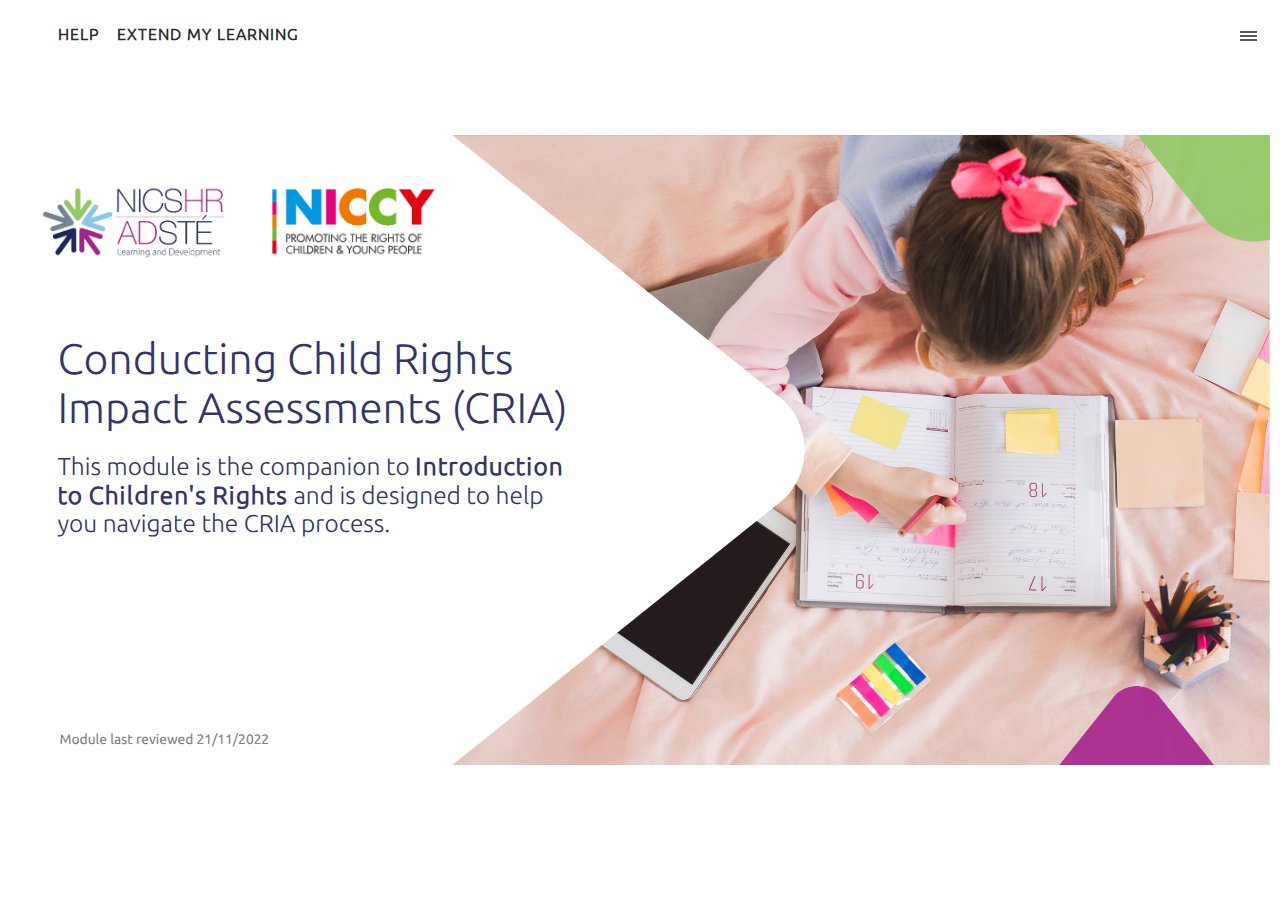
<file: index.html>
﻿<!doctype html>
<html lang="en-US">
<head>
  <meta charset="utf-8">
  <!-- Created using Storyline 360 - http://www.articulate.com  -->
  <!-- version: 3.67.28569.0 -->
  <title>Conducting Child Rights Assessment</title>
  <meta http-equiv="x-ua-compatible" content="IE=edge"/>
  <meta name="viewport" content="width=device-width,initial-scale=1,user-scalable=no,shrink-to-fit=no,minimal-ui"/>
  <meta name="apple-mobile-web-app-capable" content="yes"/>
  <style>
    html, body { height: 100%; padding: 0; margin: 0 }
    #app { height: 100%; width: 100%; }
  </style>

  <script>
    window.DS = {};
    window.globals = {
      DATA_PATH_BASE: '',
      HAS_FRAME: true,
      HAS_SLIDE: true,

      lmsPresent: false,
      tinCanPresent: false,
      cmi5Present: false,
      aoSupport: false,
      scale: 'noscale',
      captureRc: false,
      browserSize: 'optimal',
      bgColor: '#FFFFFF',
      features: 'AccessibleVideo,FullScreenToggle,IE11Warning,InsertSvgPicture,LayerPresentAsDialog,MultipleQuizTracking,QuestionCorrectVariable,UpdatedThemeEditor',
      themeName: 'unified',
      preloaderColor: '#8C8C8C',
      suppressAnalytics: false,
      productChannel: 'stable',
      publishSource: 'storyline',
      aid: 'aid|7f48bded-c399-4fcb-8bf1-f8b2cf1848f2',
      cid: '375b16aa-fe9b-40db-86de-f642a8b9adee',
      playerVersion: '3.67.28569.0',
      publishTimestamp: '2022-11-30T20:24:49.3928967Z',
      maxIosVideoElements: 10,
      connectionSettings: { },

      
      parseParams: function(qs) {
        if (window.globals.parsedParams != null) {
          return window.globals.parsedParams;
        }
        qs = (qs || window.location.search.substr(1)).split('+').join(' ');
        var params = {},
            tokens,
            re = /[?&]?([^=]+)=([^&]*)/g;

        while (tokens = re.exec(qs)) {
          params[decodeURIComponent(tokens[1]).trim()] =
            decodeURIComponent(tokens[2]).trim();
        }
        window.globals.parsedParams = params;
        return params;
      }

    };
  </script>
  <script>
    var isIe11 = ('ActiveXObject' in window || window.MSBlobBuilder != null)
      && window.msCrypto != null && !window.ActiveXObject;
    if (isIe11 && window.globals.features.indexOf('IE11Warning') != -1) {
      window.globals.unsupportedBrowser = true;
      document.write(atob('[base64]'));
    }
  </script>
  
  <script>window.THREE = { };</script>
  
</head>
<body style="background: #FFFFFF" class="cs-HTML theme-unified">
  <!-- 360 -->
  <script>!function(e){var i=/iPhone/i,o=/iPod/i,n=/iPad/i,t=/(?=.*\bAndroid\b)(?=.*\bMobile\b)/i,d=/Android/i,s=/(?=.*\bAndroid\b)(?=.*\bSD4930UR\b)/i,b=/(?=.*\bAndroid\b)(?=.*\b(?:KFOT|KFTT|KFJWI|KFJWA|KFSOWI|KFTHWI|KFTHWA|KFAPWI|KFAPWA|KFARWI|KFASWI|KFSAWI|KFSAWA)\b)/i,r=/IEMobile/i,h=/(?=.*\bWindows\b)(?=.*\bARM\b)/i,a=/BlackBerry/i,l=/BB10/i,p=/Opera Mini/i,f=/(CriOS|Chrome)(?=.*\bMobile\b)/i,u=/(?=.*\bFirefox\b)(?=.*\bMobile\b)/i,c=new RegExp("(?:Nexus 7|BNTV250|Kindle Fire|Silk|GT-P1000)","i"),w=function(e,i){return e.test(i)},A=function(e){var A=e||navigator.userAgent,v=A.split("[FBAN");if(void 0!==v[1]&&(A=v[0]),this.apple={phone:w(i,A),ipod:w(o,A),tablet:!w(i,A)&&w(n,A),device:w(i,A)||w(o,A)||w(n,A)},this.amazon={phone:w(s,A),tablet:!w(s,A)&&w(b,A),device:w(s,A)||w(b,A)},this.android={phone:w(s,A)||w(t,A),tablet:!w(s,A)&&!w(t,A)&&(w(b,A)||w(d,A)),device:w(s,A)||w(b,A)||w(t,A)||w(d,A)},this.windows={phone:w(r,A),tablet:w(h,A),device:w(r,A)||w(h,A)},this.other={blackberry:w(a,A),blackberry10:w(l,A),opera:w(p,A),firefox:w(u,A),chrome:w(f,A),device:w(a,A)||w(l,A)||w(p,A)||w(u,A)||w(f,A)},this.seven_inch=w(c,A),this.any=this.apple.device||this.android.device||this.windows.device||this.other.device||this.seven_inch,this.phone=this.apple.phone||this.android.phone||this.windows.phone,this.tablet=this.apple.tablet||this.android.tablet||this.windows.tablet,"undefined"==typeof window)return this},v=function(){var e=new A;return e.Class=A,e};"undefined"!=typeof module&&module.exports&&"undefined"==typeof window?module.exports=A:"undefined"!=typeof module&&module.exports&&"undefined"!=typeof window?module.exports=v():"function"==typeof define&&define.amd?define("isMobile",[],e.isMobile=v()):e.isMobile=v()}(this);
    window.isMobile.apple.tablet = window.isMobile.apple.tablet ||
      (navigator.platform === 'MacIntel' && navigator.maxTouchPoints > 1);
    window.isMobile.apple.device = window.isMobile.apple.device || window.isMobile.apple.tablet;
    window.isMobile.tablet = window.isMobile.tablet || window.isMobile.apple.tablet;
    window.isMobile.any = window.isMobile.any || window.isMobile.apple.tablet;
  </script>

  <div id="focus-sink" tabindex="-1"></div>

  <div id="preso"></div>
  <script>
    (function() {

      var classTypes = [ 'desktop', 'mobile', 'phone', 'tablet' ];

      var addDeviceClasses = function(prefix, testObj) {
        var curr, i;
        for (i = 0; i < classTypes.length; i++) {
          curr = classTypes[i];
          if (testObj[curr]) {
            document.body.classList.add(prefix + curr);
          }
        }
      };

      var params = window.globals.parseParams(),
          isDevicePreview = params.devicepreview === '1',
          isPhoneOverride = params.deviceType === 'phone' || (isDevicePreview && params.phone == '1'),
          isTabletOverride = (params.deviceType === 'tablet' || isDevicePreview) && !isPhoneOverride,
          isMobileOverride = isPhoneOverride || isTabletOverride;

      var deviceView = {
        desktop: !window.isMobile.any && !isMobileOverride,
        mobile: window.isMobile.any || isMobileOverride,
        phone: isPhoneOverride || (window.isMobile.phone && !isTabletOverride),
        tablet: isTabletOverride || window.isMobile.tablet
      };

      window.globals.deviceView = deviceView;
      window.isMobile.desktop = !window.isMobile.any;
      window.isMobile.mobile = window.isMobile.any;

      addDeviceClasses('view-', deviceView);

    })();
  </script>
  
  <script src='story_content/user.js' type=text/javascript></script>
  <div class="slide-loader"></div>

  <script>
    var doc = document, loader = doc.body.querySelector('.slide-loader'); [ 1, 2, 3 ].forEach(function(n) { var d = doc.createElement('div'); d.style.backgroundColor = window.globals.preloaderColor; d.classList.add('mobile-loader-dot'); d.classList.add('dot' + n); loader.appendChild(d); });
  </script>

  <div class="mobile-load-title-overlay" style="display: none">
    <div class="mobile-load-title">Conducting Child Rights Assessment</div>
  </div>

  <div class="mobile-chrome-warning"></div>

  
<style>
  .warn-connection-dialog {
    display: none;
    background: transparent;
    pointer-events: none;
    position: fixed;
    left: 0;
    top: 0;
    width: 100%;
    height: 100%;
    z-index: 999;
  }

  .warn-connection-content {
    border-radius: 4px;
    background: white;
    border: 1px solid #E7E7E7;
    color: #333333;
    box-shadow: 0 2px 4px rgba(0, 0, 0, 0.25);
    transition: all 150ms ease-out;
    position: absolute;
    white-space: nowrap;
  }

  .view-phone.is-landscape .warn-connection-content {
    left: 23px;
    bottom: 23px;
  }

  .view-tablet.is-landscape .warn-connection-content {
    left: 50%;
    top: 20px;
    transform: translateX(-50%);
  }

  .is-portrait .warn-connection-content {
    transform: translate(-50%, calc(-100% - 15px));
  }

  .warn-connection-content p {
    display: inline-block;
    margin: 0 8px 0 0;
    line-height: 33px;
    font-size: 11px;
  }

  .warn-connection-content svg {
    position: relative;
    vertical-align: middle;
    margin: 0 2px 2px 8px;
  }

  .view-desktop .warn-connection-content {
    left: 1.5em;
    bottom: 1.5em;
  }

  .view-desktop .warn-connection-content p {
    font-size: 1.1em;
  }

  .is-offline .warn-connection-dialog {
    display: block;
  }

  .is-offline .cs-panel * {
    pointer-events: none !important;
  }

  .is-offline .cs-panel {
    pointer-events: all !important;
  }

  .is-offline #nav-controls * {
    pointer-events: none !important;
  }

  .is-offline #nav-controls {
    pointer-events: all !important;
  }
</style>

<div class="warn-connection-dialog">
  <div class="warn-connection-content">
    <svg width="17" height="15" viewBox="0 0 17 15" xmlns="http://www.w3.org/2000/svg">
      <path fill="#8F0000" stroke="white" d="M16.07,12.98 L15.88,12.23 L9.51,1.21 C8.97,0.26,7.6,0.26,7.06,1.21 L0.69,12.23 C0.15,13.16,0.81,14.36,1.91,14.36 H14.65 C15.47,14.36,16.05,13.7,16.07,12.98 Z"/>
      <path fill="white" stroke="white" d="M8.58,5.5 C8.35,5.28,8.5,5.35,8.21,5.32 C8.09,5.35,7.97,5.49,7.96,5.67 C7.97,5.79,7.98,5.92,7.98,6.04 L7.98,6.04 C7.99,6.17,8,6.31,8.01,6.43 L8.01,6.44 C8.03,6.92,8.06,7.41,8.09,7.9 L8.09,7.9 C8.12,8.39,8.14,8.88,8.17,9.37 C8.17,9.39,8.18,9.42,8.2,9.44 C8.23,9.46,8.25,9.47,8.28,9.47 C8.31,9.47,8.34,9.46,8.35,9.44 C8.37,9.43,8.38,9.4,8.39,9.35 L8.39,9.34 C8.39,9.24,8.4,9.15,8.4,9.05 L8.4,9.05 C8.41,8.96,8.41,8.86,8.42,8.75 C8.43,8.44,8.45,8.12,8.47,7.81 L8.47,7.81 C8.49,7.49,8.51,7.18,8.53,6.87 C8.55,6.46,8.56,6.05,8.59,5.64 L8.6,5.62 C8.6,5.57,8.59,5.53,8.58,5.5 L8.21,5.32 Z"/>
      <circle fill="white" stroke="white" cx="8.3" cy="11.35" r="0.3"/>
    </svg>
    <p>You are offline. Trying to reconnect...</p>
  </div>
</div>

<script>
  (function() {
    window.DS.connection = {
      warningShown: false,
      assets: {},
      loadingAssetGroup: false,
      retryDelay: 500
    };

    // @TODO this is POC code and can be cleaned up a bit more if we move forward
    // with the feature



    // The `window.globals.features` variable must be set in `webpack.dev.config` when testing locally - it is not enough
    // to have it in the data - but it must be set there as well.
    var useConnectionMessages = window.AbortController != null &&
      window.location.protocol != 'file:' &&
      window.globals.features.indexOf('ConnectionMessages') != -1;

    window.DS.connection.useConnectionMessages = useConnectionMessages

    var assetCount = 0;
    var checkLoadedId;
    var connectionSettings = window.globals.connectionSettings;

    if (useConnectionMessages && connectionSettings != null) {
      var contentEl = document.querySelector('.warn-connection-content');
      var messageEl = contentEl.querySelector('p')

      if (connectionSettings.useDarkTheme) {
        contentEl.style.borderColor = '#BABBBA';
        contentEl.style.backgroundColor = '#282828';
        contentEl.style.color = '#FFFFFF';
      }

      if (connectionSettings.message != null) {
        messageEl.textContent = window.decodeURIComponent(connectionSettings.message);
      }
    }

    function checkAssetsReady() {
      for (var i in DS.connection.assets) {
        if (!DS.connection.assets[i].success) {
          return false;
        }
      }
      return true;
    }

    function stopAssetGroup() {
      if (!useConnectionMessages) { return; }

      assetCount = 0;

      DS.connection.oldAssetGroup = DS.connection.assets;
      DS.connection.assets = {};
      DS.connection.loadingAssetGroup = false;
      clearInterval(checkLoadedId);
    }

    function startAssetGroup() {
      if (!useConnectionMessages) { return; }
      var ticks = 0;
      clearInterval(checkLoadedId);
      checkLoadedId = setInterval(function() {
        var loaded = 0;
        if (assetCount === 0 && loaded === 0) {
          clearInterval(checkLoadedId);
          return;
        }

        for (var i in DS.connection.assets) {
          if (DS.connection.assets[i].success) {
            loaded++;
          }
        }

        if (assetCount === loaded && checkAssetsReady()) {
          for (var i in DS.connection.assets) {
            if (DS.connection.assets[i].action) {
              DS.connection.assets[i].action();
            }
          }
          hideWarning();
          stopAssetGroup();
        }
      }, 100)
    }

    function requiredAsset(url, action, retry, type) {
      if (!useConnectionMessages) { return; }
      if (DS.connection.assets[url]) { return; }

      DS.connection.assets[url] = {
        success: false, action: action, retry: retry, type: type
      };
      assetCount = Object.keys(DS.connection.assets).length;
      if (!DS.connection.loadingAssetGroup) {
        startAssetGroup();
      }
      DS.connection.loadingAssetGroup = true;
    }

    function assetLoaded(url) {
      if (!useConnectionMessages) { return; }
      if (DS.connection.assets[url]) {
        DS.connection.assets[url].success = true;
      }
    }

    function assetFailed(url) {
      if (!useConnectionMessages) { return; }
      if (!DS.connection.assets[url]) {
        if (/\.js$/.test(url)) {
          setTimeout(function() {
            if (DS.connection.lastSlideLoaded != null) {
              DS.connection.lastSlideLoaded();
            }
          }, DS.connection.retryDelay);
        }
        return;
      }
      if (!DS.connection.warningShown) { showWarning(); }
      if (DS.connection.assets[url].retry) {
        setTimeout(function() {
          if (!DS.connection.assets[url].success) {
            DS.connection.assets[url].retry()
          }
        }, DS.connection.retryDelay);
      }
    }

    function hideWarning() {
      document.body.classList.remove('is-offline');
      DS.connection.warningShown = false;
    }
    DS.connection.hideWarning = hideWarning

    function showWarning(btn) {
      document.body.classList.add('is-offline')
      DS.connection.warningShown = true;
      updateWarningPosition();
    }

    function updateWarningPosition() {
      if (!DS.connection.warningShown) {
        return;
      }

      var isPortrait = document.body.classList.contains('is-portrait');
      var warningEl = document.querySelector('.warn-connection-content');

      if (isPortrait) {
        var slide = document.querySelector('.primary-slide');
        var slideRect = slide.getBoundingClientRect();

        warningEl.style.top = `${slideRect.top}px`
        warningEl.style.left = `${slideRect.left + slideRect.width / 2}px`
      } else {
        warningEl.style.top = null;
        warningEl.style.left = null;
      }

      window.requestAnimationFrame(updateWarningPosition);
    }

    // these will all be noops if the feature flag isn't set in
    // the data and `window.globals.features`
    DS.connection.requiredAsset = requiredAsset;
    DS.connection.assetLoaded = assetLoaded;
    DS.connection.assetFailed = assetFailed;
    DS.connection.stopAssetGroup = stopAssetGroup;
    DS.connection.startAssetGroup = startAssetGroup;
  })();
</script>


  <script>
    
    if (window.autoSpider && window.vInterfaceObject) {
      document.querySelector('.mobile-load-title-overlay').style.display = 'none';
    }
  </script>

  

  <link rel="stylesheet" href="html5/data/css/output.min.css" data-noprefix/>
</body>
<script src="html5/lib/scripts/bootstrapper.min.js"></script>
</html>
</file>
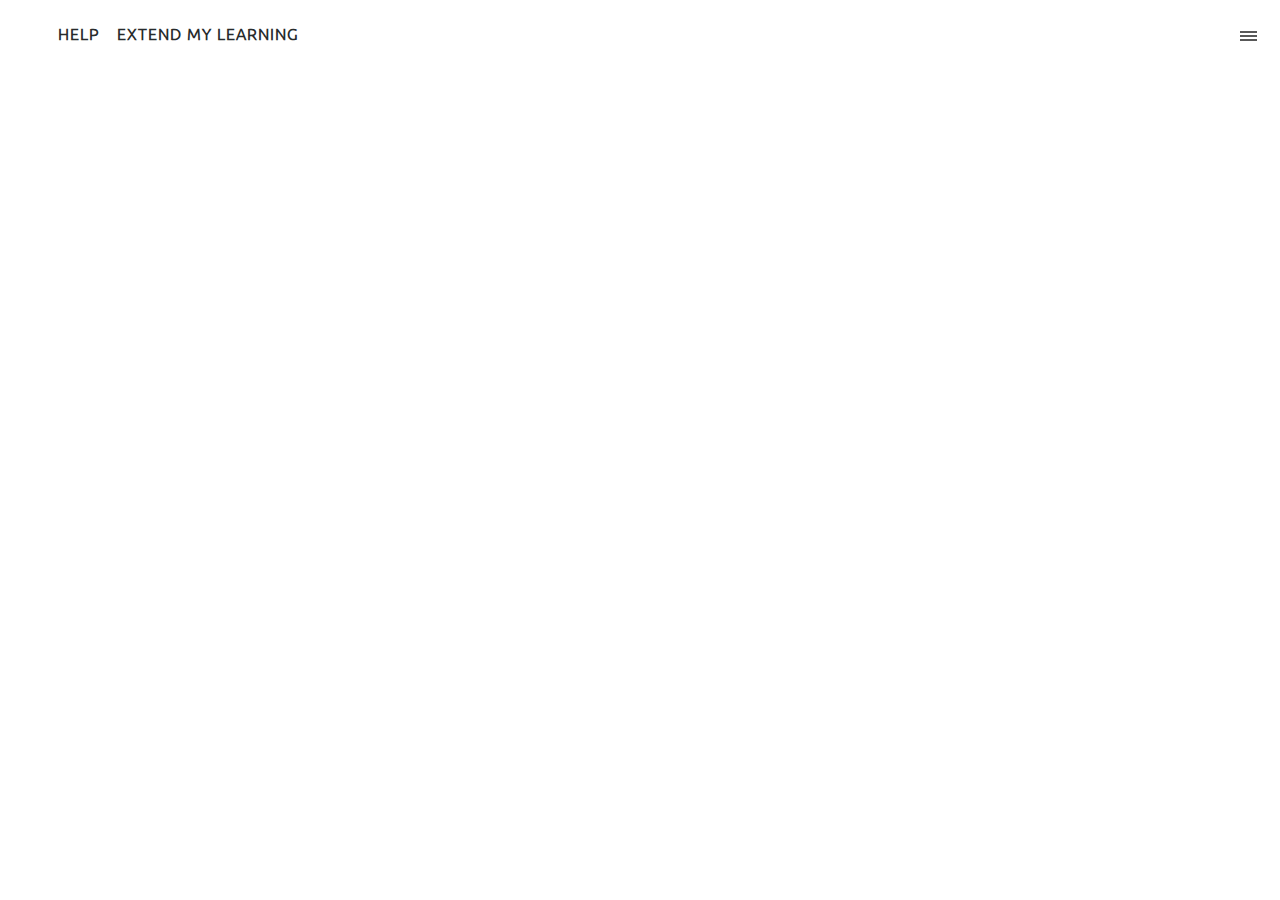
<file: index_lms.html>
<!doctype html>
<html lang="en-US">
<head>
  <meta charset="utf-8">
  <!-- Created using Storyline 360 - http://www.articulate.com  -->
  <!-- version: 3.67.28569.0 -->
  <title>Conducting Child Rights Assessment</title>
  <meta http-equiv="x-ua-compatible" content="IE=edge"/>
  <meta name="viewport" content="width=device-width,initial-scale=1,user-scalable=no,shrink-to-fit=no,minimal-ui"/>
  <meta name="apple-mobile-web-app-capable" content="yes"/>
  <style>
    html, body { height: 100%; padding: 0; margin: 0 }
    #app { height: 100%; width: 100%; }
  </style>

  <script>
    window.DS = {};
    window.globals = {
      DATA_PATH_BASE: '',
      HAS_FRAME: true,
      HAS_SLIDE: true,

      lmsPresent: true,
      tinCanPresent: false,
      cmi5Present: false,
      aoSupport: false,
      scale: 'noscale',
      captureRc: false,
      browserSize: 'optimal',
      bgColor: '#FFFFFF',
      features: 'AccessibleVideo,FullScreenToggle,IE11Warning,InsertSvgPicture,LayerPresentAsDialog,MultipleQuizTracking,QuestionCorrectVariable,UpdatedThemeEditor',
      themeName: 'unified',
      preloaderColor: '#8C8C8C',
      suppressAnalytics: false,
      productChannel: 'stable',
      publishSource: 'storyline',
      aid: 'aid|7f48bded-c399-4fcb-8bf1-f8b2cf1848f2',
      cid: '375b16aa-fe9b-40db-86de-f642a8b9adee',
      playerVersion: '3.67.28569.0',
      publishTimestamp: '2022-11-30T20:24:49.5629128Z',
      maxIosVideoElements: 10,
      connectionSettings: { },

      
      parseParams: function(qs) {
        if (window.globals.parsedParams != null) {
          return window.globals.parsedParams;
        }
        qs = (qs || window.location.search.substr(1)).split('+').join(' ');
        var params = {},
            tokens,
            re = /[?&]?([^=]+)=([^&]*)/g;

        while (tokens = re.exec(qs)) {
          params[decodeURIComponent(tokens[1]).trim()] =
            decodeURIComponent(tokens[2]).trim();
        }
        window.globals.parsedParams = params;
        return params;
      }

    };
  </script>
  <script>
    var isIe11 = ('ActiveXObject' in window || window.MSBlobBuilder != null)
      && window.msCrypto != null && !window.ActiveXObject;
    if (isIe11 && window.globals.features.indexOf('IE11Warning') != -1) {
      window.globals.unsupportedBrowser = true;
      document.write(atob('[base64]'));
    }
  </script>
  <script src="lms/scormdriver.js" charset="utf-8"></script>
  <script>window.THREE = { };</script>
  
</head>
<body style="background: #FFFFFF" class="cs-HTML theme-unified">
  <!-- 360 -->
  <script>!function(e){var i=/iPhone/i,o=/iPod/i,n=/iPad/i,t=/(?=.*\bAndroid\b)(?=.*\bMobile\b)/i,d=/Android/i,s=/(?=.*\bAndroid\b)(?=.*\bSD4930UR\b)/i,b=/(?=.*\bAndroid\b)(?=.*\b(?:KFOT|KFTT|KFJWI|KFJWA|KFSOWI|KFTHWI|KFTHWA|KFAPWI|KFAPWA|KFARWI|KFASWI|KFSAWI|KFSAWA)\b)/i,r=/IEMobile/i,h=/(?=.*\bWindows\b)(?=.*\bARM\b)/i,a=/BlackBerry/i,l=/BB10/i,p=/Opera Mini/i,f=/(CriOS|Chrome)(?=.*\bMobile\b)/i,u=/(?=.*\bFirefox\b)(?=.*\bMobile\b)/i,c=new RegExp("(?:Nexus 7|BNTV250|Kindle Fire|Silk|GT-P1000)","i"),w=function(e,i){return e.test(i)},A=function(e){var A=e||navigator.userAgent,v=A.split("[FBAN");if(void 0!==v[1]&&(A=v[0]),this.apple={phone:w(i,A),ipod:w(o,A),tablet:!w(i,A)&&w(n,A),device:w(i,A)||w(o,A)||w(n,A)},this.amazon={phone:w(s,A),tablet:!w(s,A)&&w(b,A),device:w(s,A)||w(b,A)},this.android={phone:w(s,A)||w(t,A),tablet:!w(s,A)&&!w(t,A)&&(w(b,A)||w(d,A)),device:w(s,A)||w(b,A)||w(t,A)||w(d,A)},this.windows={phone:w(r,A),tablet:w(h,A),device:w(r,A)||w(h,A)},this.other={blackberry:w(a,A),blackberry10:w(l,A),opera:w(p,A),firefox:w(u,A),chrome:w(f,A),device:w(a,A)||w(l,A)||w(p,A)||w(u,A)||w(f,A)},this.seven_inch=w(c,A),this.any=this.apple.device||this.android.device||this.windows.device||this.other.device||this.seven_inch,this.phone=this.apple.phone||this.android.phone||this.windows.phone,this.tablet=this.apple.tablet||this.android.tablet||this.windows.tablet,"undefined"==typeof window)return this},v=function(){var e=new A;return e.Class=A,e};"undefined"!=typeof module&&module.exports&&"undefined"==typeof window?module.exports=A:"undefined"!=typeof module&&module.exports&&"undefined"!=typeof window?module.exports=v():"function"==typeof define&&define.amd?define("isMobile",[],e.isMobile=v()):e.isMobile=v()}(this);
    window.isMobile.apple.tablet = window.isMobile.apple.tablet ||
      (navigator.platform === 'MacIntel' && navigator.maxTouchPoints > 1);
    window.isMobile.apple.device = window.isMobile.apple.device || window.isMobile.apple.tablet;
    window.isMobile.tablet = window.isMobile.tablet || window.isMobile.apple.tablet;
    window.isMobile.any = window.isMobile.any || window.isMobile.apple.tablet;
  </script>

  <div id="focus-sink" tabindex="-1"></div>

  <div id="preso"></div>
  <script>
    (function() {

      var classTypes = [ 'desktop', 'mobile', 'phone', 'tablet' ];

      var addDeviceClasses = function(prefix, testObj) {
        var curr, i;
        for (i = 0; i < classTypes.length; i++) {
          curr = classTypes[i];
          if (testObj[curr]) {
            document.body.classList.add(prefix + curr);
          }
        }
      };

      var params = window.globals.parseParams(),
          isDevicePreview = params.devicepreview === '1',
          isPhoneOverride = params.deviceType === 'phone' || (isDevicePreview && params.phone == '1'),
          isTabletOverride = (params.deviceType === 'tablet' || isDevicePreview) && !isPhoneOverride,
          isMobileOverride = isPhoneOverride || isTabletOverride;

      var deviceView = {
        desktop: !window.isMobile.any && !isMobileOverride,
        mobile: window.isMobile.any || isMobileOverride,
        phone: isPhoneOverride || (window.isMobile.phone && !isTabletOverride),
        tablet: isTabletOverride || window.isMobile.tablet
      };

      window.globals.deviceView = deviceView;
      window.isMobile.desktop = !window.isMobile.any;
      window.isMobile.mobile = window.isMobile.any;

      addDeviceClasses('view-', deviceView);

    })();
  </script>
  
  <script src='story_content/user.js' type=text/javascript></script>
  <div class="slide-loader"></div>

  <script>
    var doc = document, loader = doc.body.querySelector('.slide-loader'); [ 1, 2, 3 ].forEach(function(n) { var d = doc.createElement('div'); d.style.backgroundColor = window.globals.preloaderColor; d.classList.add('mobile-loader-dot'); d.classList.add('dot' + n); loader.appendChild(d); });
  </script>

  <div class="mobile-load-title-overlay" style="display: none">
    <div class="mobile-load-title">Conducting Child Rights Assessment</div>
  </div>

  <div class="mobile-chrome-warning"></div>

  
<style>
  .warn-connection-dialog {
    display: none;
    background: transparent;
    pointer-events: none;
    position: fixed;
    left: 0;
    top: 0;
    width: 100%;
    height: 100%;
    z-index: 999;
  }

  .warn-connection-content {
    border-radius: 4px;
    background: white;
    border: 1px solid #E7E7E7;
    color: #333333;
    box-shadow: 0 2px 4px rgba(0, 0, 0, 0.25);
    transition: all 150ms ease-out;
    position: absolute;
    white-space: nowrap;
  }

  .view-phone.is-landscape .warn-connection-content {
    left: 23px;
    bottom: 23px;
  }

  .view-tablet.is-landscape .warn-connection-content {
    left: 50%;
    top: 20px;
    transform: translateX(-50%);
  }

  .is-portrait .warn-connection-content {
    transform: translate(-50%, calc(-100% - 15px));
  }

  .warn-connection-content p {
    display: inline-block;
    margin: 0 8px 0 0;
    line-height: 33px;
    font-size: 11px;
  }

  .warn-connection-content svg {
    position: relative;
    vertical-align: middle;
    margin: 0 2px 2px 8px;
  }

  .view-desktop .warn-connection-content {
    left: 1.5em;
    bottom: 1.5em;
  }

  .view-desktop .warn-connection-content p {
    font-size: 1.1em;
  }

  .is-offline .warn-connection-dialog {
    display: block;
  }

  .is-offline .cs-panel * {
    pointer-events: none !important;
  }

  .is-offline .cs-panel {
    pointer-events: all !important;
  }

  .is-offline #nav-controls * {
    pointer-events: none !important;
  }

  .is-offline #nav-controls {
    pointer-events: all !important;
  }
</style>

<div class="warn-connection-dialog">
  <div class="warn-connection-content">
    <svg width="17" height="15" viewBox="0 0 17 15" xmlns="http://www.w3.org/2000/svg">
      <path fill="#8F0000" stroke="white" d="M16.07,12.98 L15.88,12.23 L9.51,1.21 C8.97,0.26,7.6,0.26,7.06,1.21 L0.69,12.23 C0.15,13.16,0.81,14.36,1.91,14.36 H14.65 C15.47,14.36,16.05,13.7,16.07,12.98 Z"/>
      <path fill="white" stroke="white" d="M8.58,5.5 C8.35,5.28,8.5,5.35,8.21,5.32 C8.09,5.35,7.97,5.49,7.96,5.67 C7.97,5.79,7.98,5.92,7.98,6.04 L7.98,6.04 C7.99,6.17,8,6.31,8.01,6.43 L8.01,6.44 C8.03,6.92,8.06,7.41,8.09,7.9 L8.09,7.9 C8.12,8.39,8.14,8.88,8.17,9.37 C8.17,9.39,8.18,9.42,8.2,9.44 C8.23,9.46,8.25,9.47,8.28,9.47 C8.31,9.47,8.34,9.46,8.35,9.44 C8.37,9.43,8.38,9.4,8.39,9.35 L8.39,9.34 C8.39,9.24,8.4,9.15,8.4,9.05 L8.4,9.05 C8.41,8.96,8.41,8.86,8.42,8.75 C8.43,8.44,8.45,8.12,8.47,7.81 L8.47,7.81 C8.49,7.49,8.51,7.18,8.53,6.87 C8.55,6.46,8.56,6.05,8.59,5.64 L8.6,5.62 C8.6,5.57,8.59,5.53,8.58,5.5 L8.21,5.32 Z"/>
      <circle fill="white" stroke="white" cx="8.3" cy="11.35" r="0.3"/>
    </svg>
    <p>You are offline. Trying to reconnect...</p>
  </div>
</div>

<script>
  (function() {
    window.DS.connection = {
      warningShown: false,
      assets: {},
      loadingAssetGroup: false,
      retryDelay: 500
    };

    // @TODO this is POC code and can be cleaned up a bit more if we move forward
    // with the feature



    // The `window.globals.features` variable must be set in `webpack.dev.config` when testing locally - it is not enough
    // to have it in the data - but it must be set there as well.
    var useConnectionMessages = window.AbortController != null &&
      window.location.protocol != 'file:' &&
      window.globals.features.indexOf('ConnectionMessages') != -1;

    window.DS.connection.useConnectionMessages = useConnectionMessages

    var assetCount = 0;
    var checkLoadedId;
    var connectionSettings = window.globals.connectionSettings;

    if (useConnectionMessages && connectionSettings != null) {
      var contentEl = document.querySelector('.warn-connection-content');
      var messageEl = contentEl.querySelector('p')

      if (connectionSettings.useDarkTheme) {
        contentEl.style.borderColor = '#BABBBA';
        contentEl.style.backgroundColor = '#282828';
        contentEl.style.color = '#FFFFFF';
      }

      if (connectionSettings.message != null) {
        messageEl.textContent = window.decodeURIComponent(connectionSettings.message);
      }
    }

    function checkAssetsReady() {
      for (var i in DS.connection.assets) {
        if (!DS.connection.assets[i].success) {
          return false;
        }
      }
      return true;
    }

    function stopAssetGroup() {
      if (!useConnectionMessages) { return; }

      assetCount = 0;

      DS.connection.oldAssetGroup = DS.connection.assets;
      DS.connection.assets = {};
      DS.connection.loadingAssetGroup = false;
      clearInterval(checkLoadedId);
    }

    function startAssetGroup() {
      if (!useConnectionMessages) { return; }
      var ticks = 0;
      clearInterval(checkLoadedId);
      checkLoadedId = setInterval(function() {
        var loaded = 0;
        if (assetCount === 0 && loaded === 0) {
          clearInterval(checkLoadedId);
          return;
        }

        for (var i in DS.connection.assets) {
          if (DS.connection.assets[i].success) {
            loaded++;
          }
        }

        if (assetCount === loaded && checkAssetsReady()) {
          for (var i in DS.connection.assets) {
            if (DS.connection.assets[i].action) {
              DS.connection.assets[i].action();
            }
          }
          hideWarning();
          stopAssetGroup();
        }
      }, 100)
    }

    function requiredAsset(url, action, retry, type) {
      if (!useConnectionMessages) { return; }
      if (DS.connection.assets[url]) { return; }

      DS.connection.assets[url] = {
        success: false, action: action, retry: retry, type: type
      };
      assetCount = Object.keys(DS.connection.assets).length;
      if (!DS.connection.loadingAssetGroup) {
        startAssetGroup();
      }
      DS.connection.loadingAssetGroup = true;
    }

    function assetLoaded(url) {
      if (!useConnectionMessages) { return; }
      if (DS.connection.assets[url]) {
        DS.connection.assets[url].success = true;
      }
    }

    function assetFailed(url) {
      if (!useConnectionMessages) { return; }
      if (!DS.connection.assets[url]) {
        if (/\.js$/.test(url)) {
          setTimeout(function() {
            if (DS.connection.lastSlideLoaded != null) {
              DS.connection.lastSlideLoaded();
            }
          }, DS.connection.retryDelay);
        }
        return;
      }
      if (!DS.connection.warningShown) { showWarning(); }
      if (DS.connection.assets[url].retry) {
        setTimeout(function() {
          if (!DS.connection.assets[url].success) {
            DS.connection.assets[url].retry()
          }
        }, DS.connection.retryDelay);
      }
    }

    function hideWarning() {
      document.body.classList.remove('is-offline');
      DS.connection.warningShown = false;
    }
    DS.connection.hideWarning = hideWarning

    function showWarning(btn) {
      document.body.classList.add('is-offline')
      DS.connection.warningShown = true;
      updateWarningPosition();
    }

    function updateWarningPosition() {
      if (!DS.connection.warningShown) {
        return;
      }

      var isPortrait = document.body.classList.contains('is-portrait');
      var warningEl = document.querySelector('.warn-connection-content');

      if (isPortrait) {
        var slide = document.querySelector('.primary-slide');
        var slideRect = slide.getBoundingClientRect();

        warningEl.style.top = `${slideRect.top}px`
        warningEl.style.left = `${slideRect.left + slideRect.width / 2}px`
      } else {
        warningEl.style.top = null;
        warningEl.style.left = null;
      }

      window.requestAnimationFrame(updateWarningPosition);
    }

    // these will all be noops if the feature flag isn't set in
    // the data and `window.globals.features`
    DS.connection.requiredAsset = requiredAsset;
    DS.connection.assetLoaded = assetLoaded;
    DS.connection.assetFailed = assetFailed;
    DS.connection.stopAssetGroup = stopAssetGroup;
    DS.connection.startAssetGroup = startAssetGroup;
  })();
</script>


  <script>
    
    if (window.autoSpider && window.vInterfaceObject) {
      document.querySelector('.mobile-load-title-overlay').style.display = 'none';
    }
  </script>

  

  <link rel="stylesheet" href="html5/data/css/output.min.css" data-noprefix/>
</body>
<script src="html5/lib/scripts/bootstrapper.min.js"></script>
</html>
</file>
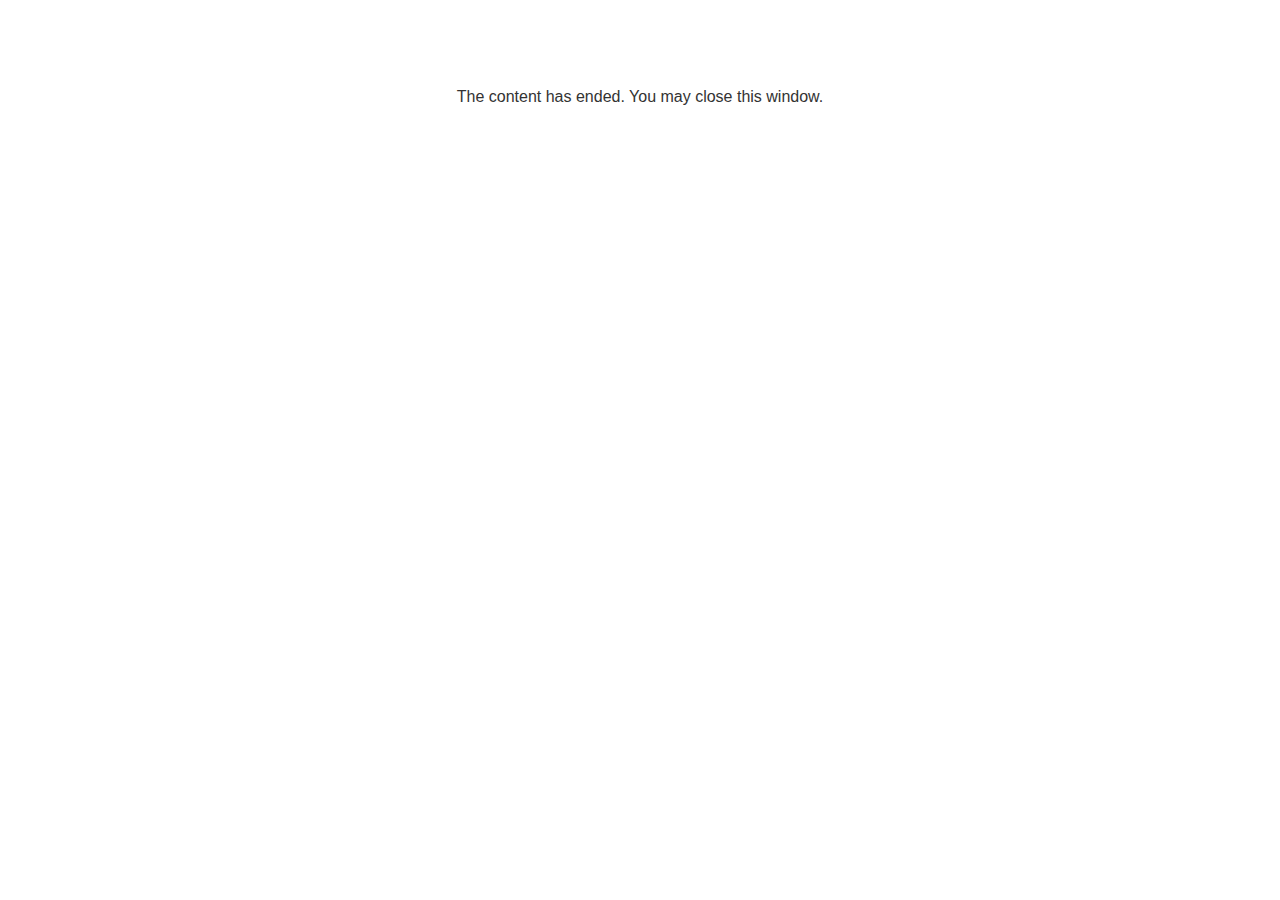
<file: lms/goodbye.html>
<!doctype html>
<html>
<body style="background-color: #ffffff;">

<p role="alert" style="color: #333333;font-family: Ubuntu Light, articulate, tahoma, arial;font-size: medium;text-align: center;">
<br><br><br><br>
The content has ended. You may close this window.
</p>

</body>
</html>
</file>
